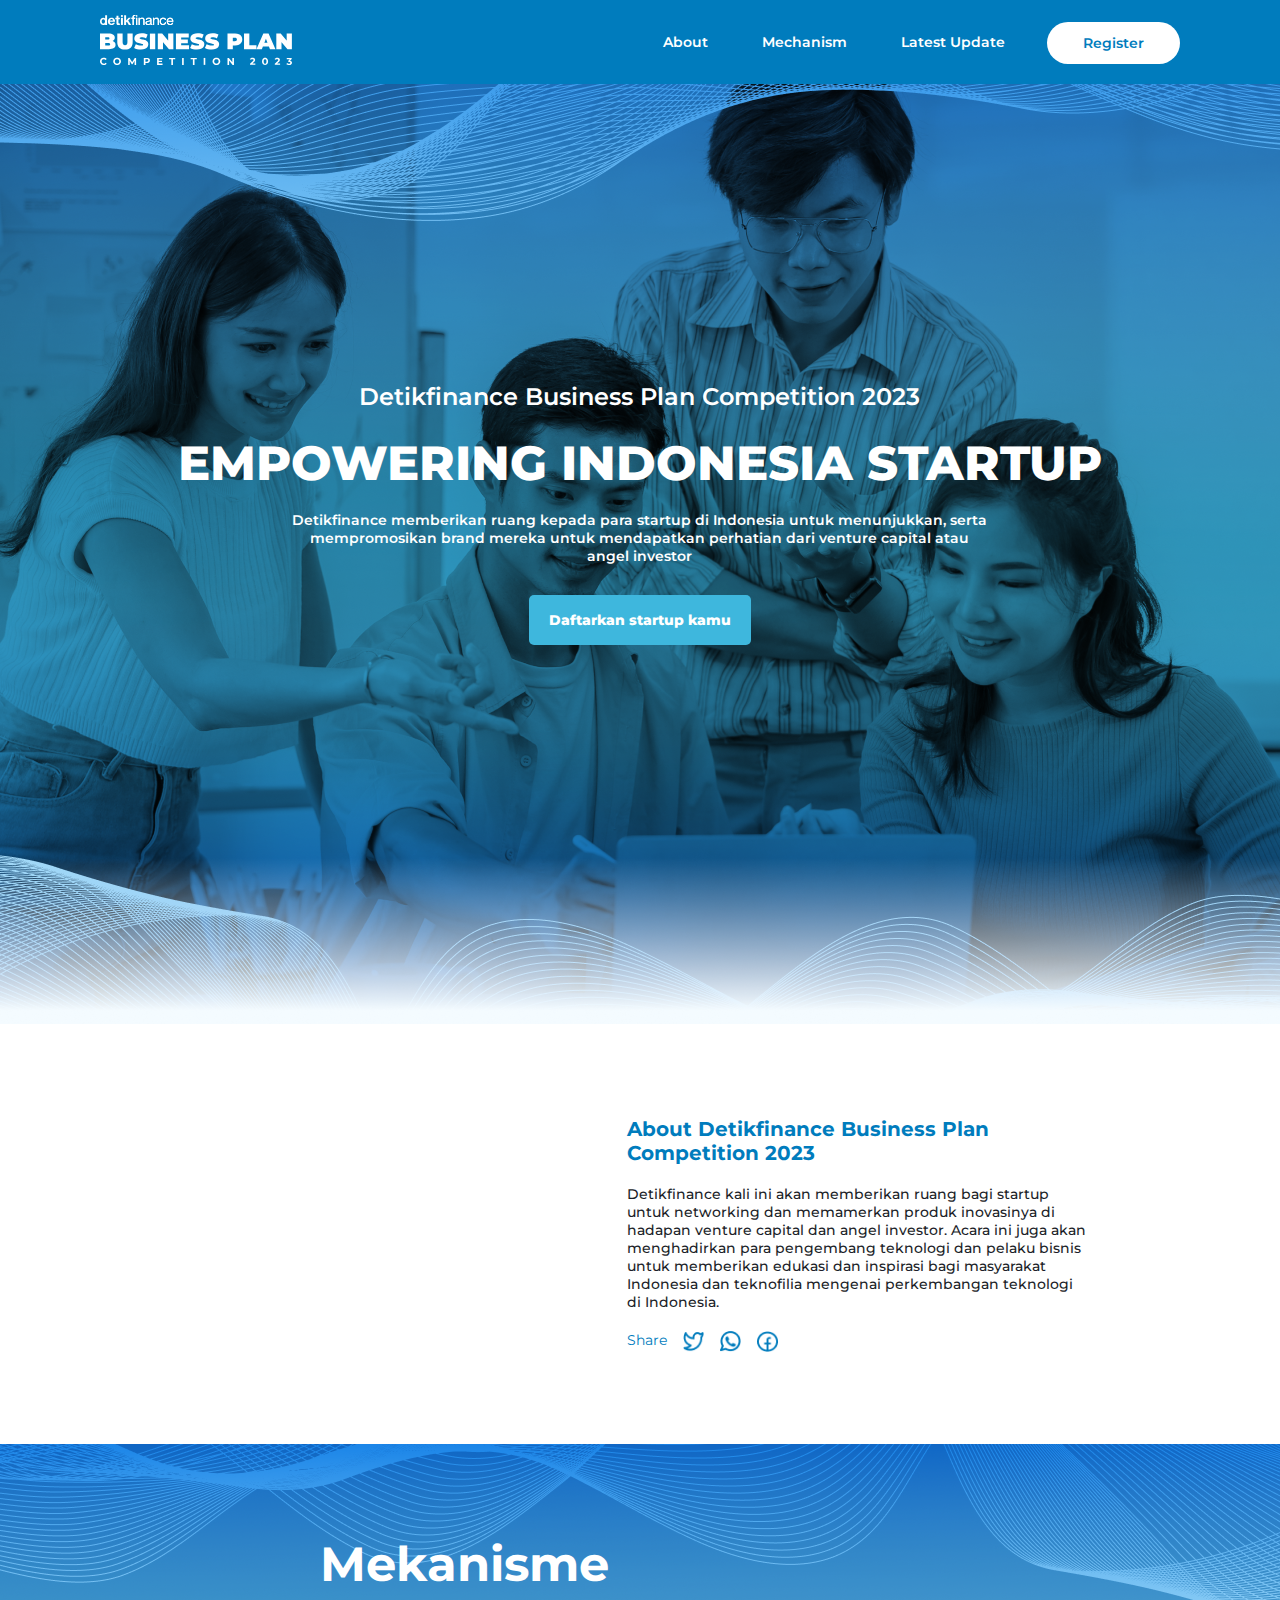
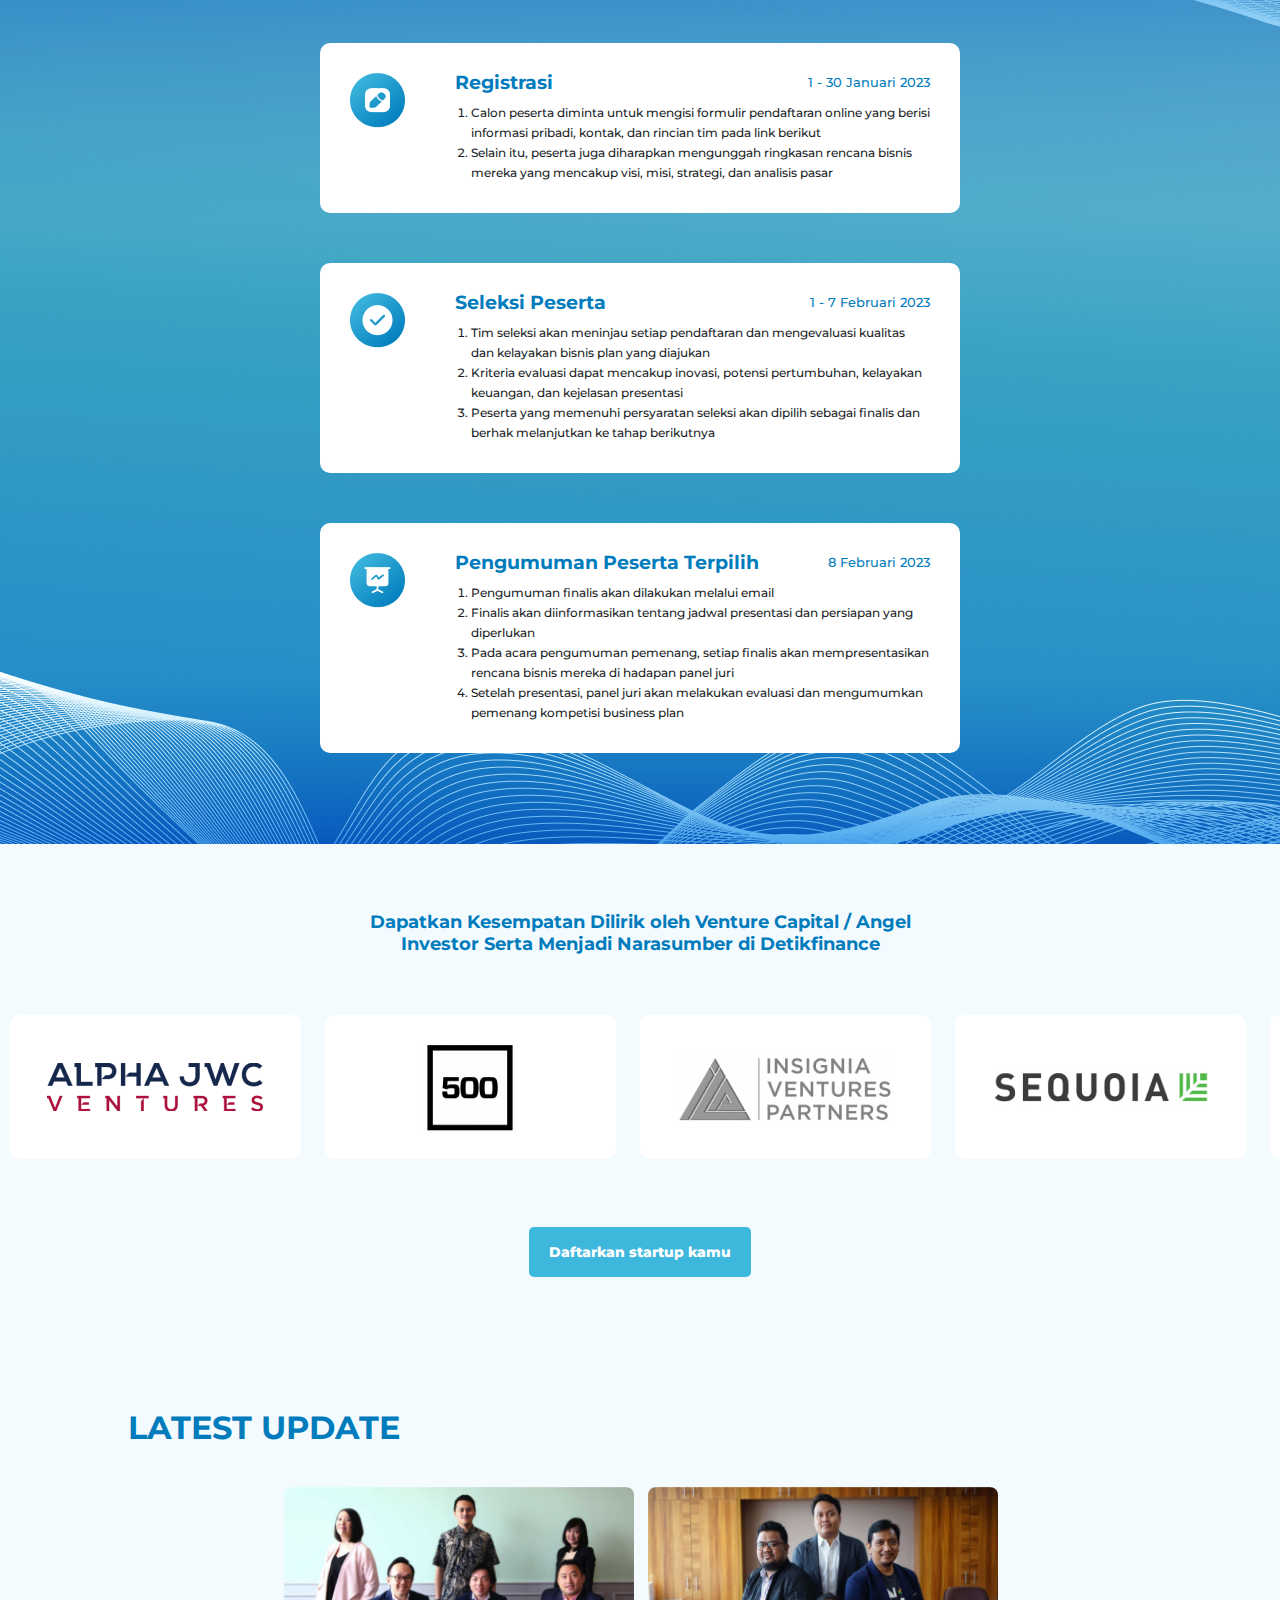
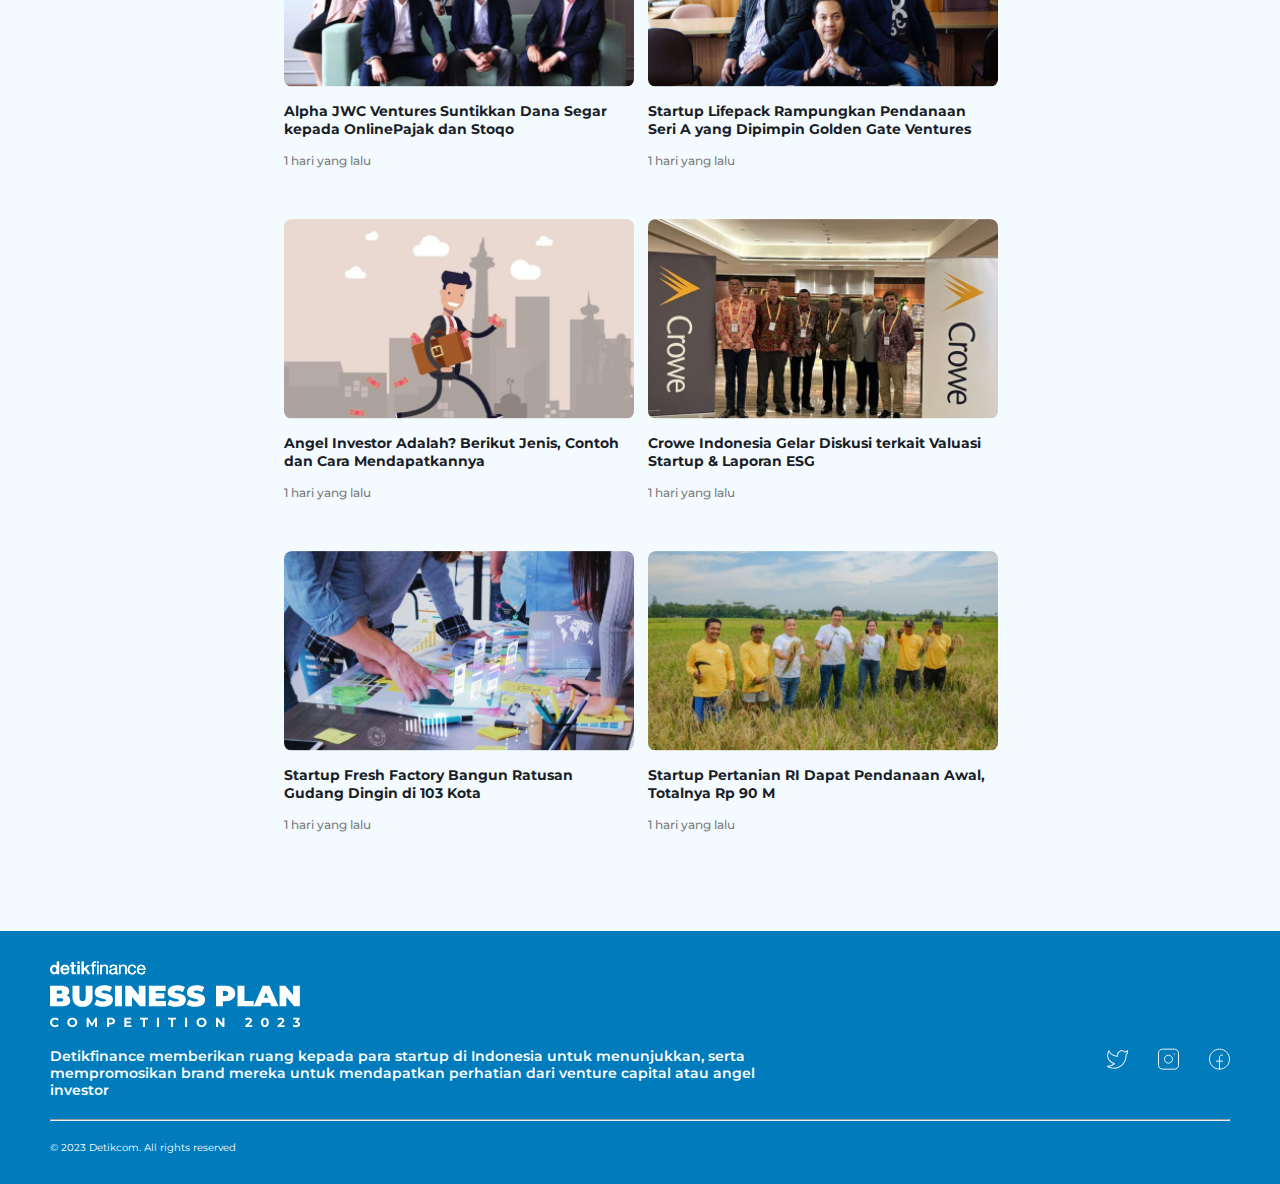
<file: index.html>
<!DOCTYPE html>
<html lang="en">
  <head>
    <meta charset="UTF-8" />
    <meta name="viewport" content="width=device-width, initial-scale=1.0" />
    <title>Document</title>
    <link rel="stylesheet" href="./style.css" />
  </head>
  <body>
    <nav>
      <a href="./"
        ><img
          src="./Picture/navbar/Navbar Brand.svg"
          class="navbarBrand"
          alt=""
      /></a>
      <ul class="nav-menu">
        <li class="nav-item"><a href="#about">About</a></li>
        <li class="nav-item"><a href="#mechanism">Mechanism</a></li>
        <li class="nav-item"><a href="#aggregator">Latest Update</a></li>
        <li id="nav-item-register">
          <a href="./register.html" id="nav-item-register-btn">Register</a>
        </li>
      </ul>
      <div class="hamburger">
        <span class="bar"></span>
        <span class="bar"></span>
        <span class="bar"></span>
      </div>
    </nav>
    <section class="Hero" id="Hero">
      <div class="headline">
        <div class="headline-text">
          <h4>Detikfinance Business Plan Competition 2023</h4>
          <h1>EMPOWERING INDONESIA STARTUP</h1>
          <p>
            Detikfinance memberikan ruang kepada para startup di Indonesia untuk
            menunjukkan, serta mempromosikan brand mereka untuk mendapatkan
            perhatian dari venture capital atau angel investor
          </p>
          <button class="register-button">Daftarkan startup kamu</button>
        </div>
      </div>
    </section>
    <section class="about" id="about">
      <div class="about-video">
        <div style="overflow: hidden; position: relative">
          <iframe
            frameborder="0"
            scrolling="no"
            marginheight="0"
            marginwidth="0"
            width="400"
            height="220"
            type="text/html"
            src="https://www.youtube.com/embed/zZNEvBvOHII?autoplay=0&fs=0&iv_load_policy=3&showinfo=0&rel=0&cc_load_policy=0&start=0&end=0"
          ></iframe>
          <div
            style="
              position: absolute;
              bottom: 10px;
              left: 0;
              right: 0;
              margin-left: auto;
              margin-right: auto;
              color: #000;
              text-align: center;
            "
          >
            <div
              style="
                overflow: auto;
                position: absolute;
                height: 0pt;
                width: 0pt;
              "
            >
              Generated by
              <a href="https://www.embedista.com/embed-youtube-video"
                >Embed Youtube Video</a
              >
              online
            </div>
            <script
              type="text/javascript"
              src="https://www.embedista.com/j/ytvideo.js"
            ></script>
          </div>
          <style>
            .newst {
              position: relative;
              text-align: right;
              height: 420px;
              width: 520px;
            }
            #gmap_canvas img {
              max-width: none !important;
              background: none !important;
            }
          </style>
        </div>
        <br />
      </div>
      <div class="about-content">
        <h4>About Detikfinance Business Plan Competition 2023</h4>
        <p>
          Detikfinance kali ini akan memberikan ruang bagi startup untuk
          networking dan memamerkan produk inovasinya di hadapan venture capital
          dan angel investor. Acara ini juga akan menghadirkan para pengembang
          teknologi dan pelaku bisnis untuk memberikan edukasi dan inspirasi
          bagi masyarakat Indonesia dan teknofilia mengenai perkembangan
          teknologi di Indonesia.
        </p>
        <div class="about-media">
          <a href="">Share</a>
          <img src="./Picture/about/twitter.png" alt="" />
          <img src="./Picture/about/whatsapp.png" alt="" />
          <img src="./Picture/about/facebook.png" alt="" />
        </div>
      </div>
    </section>
    <section class="mechanism" id="mechanism">
      <div class="mechanism-body">
        <h1>Mekanisme</h1>
        <div class="mechanism-card">
          <img src="./Picture/mechanism/Card Icon.png" alt="" />
          <div class="mechanism-content">
            <div class="mechanism-header">
              <h4>Registrasi</h4>
              <h6>1 - 30 Januari 2023</h6>
            </div>
            <ol>
              <li>
                Calon peserta diminta untuk mengisi formulir pendaftaran online
                yang berisi informasi pribadi, kontak, dan rincian tim pada link
                berikut
              </li>
              <li>
                Selain itu, peserta juga diharapkan mengunggah ringkasan rencana
                bisnis mereka yang mencakup visi, misi, strategi, dan analisis
                pasar
              </li>
            </ol>
          </div>
        </div>
        <div class="mechanism-card">
          <img src="./Picture/mechanism/Card Icon-1.png" alt="" />
          <div class="mechanism-content">
            <div class="mechanism-header">
              <h4>Seleksi Peserta</h4>
              <h6>1 - 7 Februari 2023</h6>
            </div>
            <ol>
              <li>
                Tim seleksi akan meninjau setiap pendaftaran dan mengevaluasi
                kualitas dan kelayakan bisnis plan yang diajukan
              </li>
              <li>
                Kriteria evaluasi dapat mencakup inovasi, potensi pertumbuhan,
                kelayakan keuangan, dan kejelasan presentasi
              </li>
              <li>
                Peserta yang memenuhi persyaratan seleksi akan dipilih sebagai
                finalis dan berhak melanjutkan ke tahap berikutnya
              </li>
            </ol>
          </div>
        </div>
        <div class="mechanism-card">
          <img src="./Picture/mechanism/Card Icon-2.png" alt="" />
          <div class="mechanism-content">
            <div class="mechanism-header">
              <h4>Pengumuman Peserta Terpilih</h4>
              <h6>8 Februari 2023</h6>
            </div>
            <ol>
              <li>Pengumuman finalis akan dilakukan melalui email</li>
              <li>
                Finalis akan diinformasikan tentang jadwal presentasi dan
                persiapan yang diperlukan
              </li>
              <li>
                Pada acara pengumuman pemenang, setiap finalis akan
                mempresentasikan rencana bisnis mereka di hadapan panel juri
              </li>
              <li>
                Setelah presentasi, panel juri akan melakukan evaluasi dan
                mengumumkan pemenang kompetisi business plan
              </li>
            </ol>
          </div>
        </div>
      </div>
    </section>
    <section class="runningLogo" id="runningLogo">
      <h5 class="runningLogoHeader">
        Dapatkan Kesempatan Dilirik oleh Venture Capital / Angel Investor Serta
        Menjadi Narasumber di Detikfinance
      </h5>
      <div class="runningLogoImg">
        <div class="logo-slide">
          <img src="./Picture/runningLogo/Frame 12328.png" alt="" />
          <img src="./Picture/runningLogo/Frame 12329.png" alt="" />
          <img src="./Picture/runningLogo/Frame 12330.png" alt="" />
          <img src="./Picture/runningLogo/Frame 12331.png" alt="" />
          <img src="./Picture/runningLogo/Frame 12332.png" alt="" />
          <img src="./Picture/runningLogo/Frame 12333.png" alt="" />
          <img src="./Picture/runningLogo/Frame 12334.png" alt="" />
          <img src="./Picture/runningLogo/Frame 12335.png" alt="" />
        </div>
        <div class="logo-slide">
          <img src="./Picture/runningLogo/Frame 12328.png" alt="" />
          <img src="./Picture/runningLogo/Frame 12329.png" alt="" />
          <img src="./Picture/runningLogo/Frame 12330.png" alt="" />
          <img src="./Picture/runningLogo/Frame 12331.png" alt="" />
          <img src="./Picture/runningLogo/Frame 12332.png" alt="" />
          <img src="./Picture/runningLogo/Frame 12333.png" alt="" />
          <img src="./Picture/runningLogo/Frame 12334.png" alt="" />
          <img src="./Picture/runningLogo/Frame 12335.png" alt="" />
        </div>
      </div>
      <button class="register-button">Daftarkan startup kamu</button>
    </section>
    <section class="aggregator" id="aggregator">
      <div class="aggregator-content">
        <h2>LATEST UPDATE</h2>
        <div class="aggregator-card-list"></div>
      </div>
    </section>
    <footer>
      <img src="./Picture/footer/footerLogo.svg" alt="" />
      <div class="brand-media">
        <p>
          Detikfinance memberikan ruang kepada para startup di Indonesia untuk
          menunjukkan, serta mempromosikan brand mereka untuk mendapatkan
          perhatian dari venture capital atau angel investor
        </p>
        <div class="sosmed-logo">
          <a href="https://twitter.com/detikfinance"
            ><img src="./Picture/footer/twitter.svg" alt=""
          /></a>
          <a href="https://www.instagram.com/detikfinanceofficial/?hl=en"
            ><img src="./Picture/footer/instagram.svg" alt=""
          /></a>
          <a href="https://www.facebook.com/search/top?q=detikfinance"
            ><img src="./Picture/footer/facebook.svg" alt=""
          /></a>
        </div>
      </div>
      <hr />
      <span>© 2023 Detikcom. All rights reserved</span>
    </footer>
    <script src="./js/script.js"></script>
  </body>
</html>
</file>
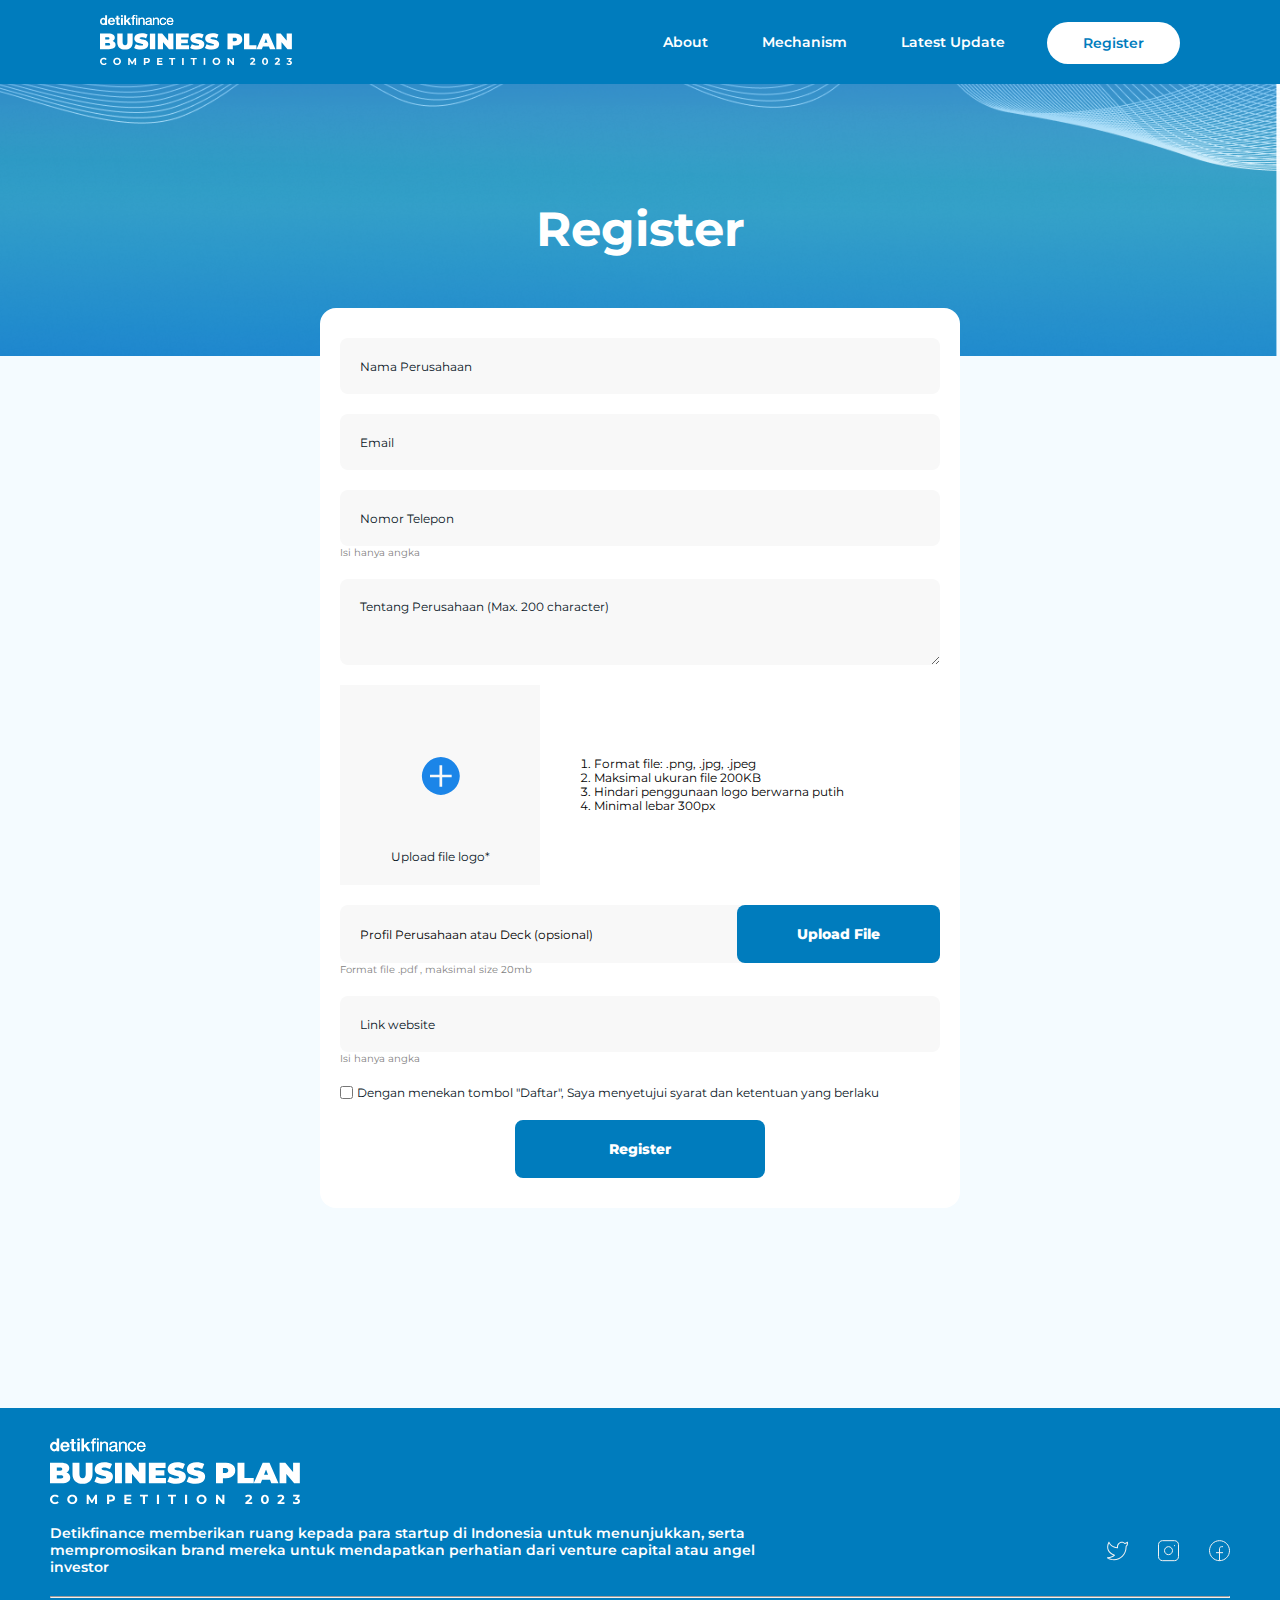
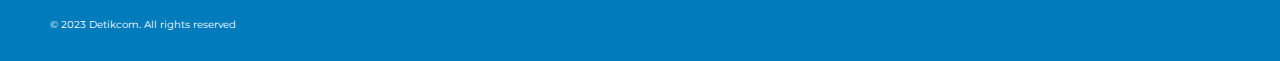
<file: register.html>
<!DOCTYPE html>
<html lang="en">
  <head>
    <meta charset="UTF-8" />
    <meta name="viewport" content="width=device-width, initial-scale=1.0" />
    <title>Document</title>
    <link rel="stylesheet" href="./style.css" />
  </head>
  <body>
    <nav>
      <a href="./"
        ><img
          src="./Picture/navbar/Navbar Brand.svg"
          class="navbarBrand"
          alt=""
      /></a>
      <ul class="nav-menu">
        <li class="nav-item"><a href="index.html#about">About</a></li>
        <li class="nav-item"><a href="index.html#mechanism">Mechanism</a></li>
        <li class="nav-item">
          <a href="index.html#aggregator">Latest Update</a>
        </li>
        <li id="nav-item-register"><a href="./register.html">Register</a></li>
      </ul>
      <div class="hamburger">
        <span class="bar"></span>
        <span class="bar"></span>
        <span class="bar"></span>
      </div>
    </nav>
    <section class="register">
      <h1>Register</h1>
      <form action="" id="register-form">
        <input type="text" name="name" placeholder="Nama Perusahaan" value="" />
        <input type="text" name="email" placeholder="Email" value="" />
        <div class="input-with-note">
          <input type="number" placeholder="Nomor Telepon" value="" />
          <p class="side-note">Isi hanya angka</p>
        </div>
        <textarea
          name=""
          id=""
          cols="30"
          rows="10"
          placeholder="Tentang Perusahaan (Max. 200 character)"
        ></textarea>
        <div class="logo-input">
          <div id="logo-input-container">
            <input type="file" accept="image/*" hidden id="input-file-logo" />
            <button>
              <img src="./Picture/register/inputLogoButton.svg" alt="" />
            </button>
            <label for="input-file-logo">Upload file logo*</label>
          </div>
          <ol class="logo-instruction">
            <li>Format file: .png, .jpg, .jpeg</li>
            <li>Maksimal ukuran file 200KB</li>
            <li>Hindari penggunaan logo berwarna putih</li>
            <li>Minimal lebar 300px</li>
          </ol>
        </div>
        <div class="input-with-note">
          <div class="company-profile-input">
            <input
              type="file"
              placeholder="Profil Perusahaan atau Deck (opsional)"
              id="company-profile-input"
              hidden
            />
            <label for="company-profile-input"
              >Profil Perusahaan atau Deck (opsional)</label
            >
            <button id="upload-company-profile-btn">Upload File</button>
          </div>
          <p class="side-note">Format file .pdf , maksimal size 20mb</p>
        </div>
        <div class="input-with-note">
          <input type="text" name="" id="" placeholder="Link website" />
          <p class="side-note">Isi hanya angka</p>
        </div>
        <label class="container">
          <input type="checkbox" />
          <span class="checkmark"></span>
          Dengan menekan tombol "Daftar", Saya menyetujui syarat dan ketentuan
          yang berlaku
        </label>
        <button id="submit-register">Register</button>
      </form>
    </section>
    <footer>
      <img src="./Picture/footer/footerLogo.svg" alt="" />
      <div class="brand-media">
        <p>
          Detikfinance memberikan ruang kepada para startup di Indonesia untuk
          menunjukkan, serta mempromosikan brand mereka untuk mendapatkan
          perhatian dari venture capital atau angel investor
        </p>
        <div class="sosmed-logo">
          <img src="./Picture/footer/twitter.svg" alt="" />
          <img src="./Picture/footer/instagram.svg" alt="" />
          <img src="./Picture/footer/facebook.svg" alt="" />
        </div>
      </div>
      <hr />
      <span>© 2023 Detikcom. All rights reserved</span>
    </footer>
    <script src="./js/script.js"></script>
    <script src="./js/register.js"></script>
  </body>
</html>
</file>
<file: style.css>
@import url("https://fonts.googleapis.com/css2?family=Montserrat:wght@100;200;300;400;500;600;700;800;900&display=swap");

* {
  padding: 0;
  margin: 0;
  font-family: "Montserrat", sans-serif;
  color: white;
  box-sizing: border-box;
}

nav {
  box-sizing: border-box;
  width: 100vw;
  position: fixed;
  top: 0;
  background-color: #007cbd;
  padding: 15px 100px;
  display: flex;
  justify-content: space-between;
  align-items: center;
  z-index: 9999;
}

nav img {
  align-self: center;
}

.nav-menu {
  display: flex;
  gap: 30px;
  list-style: none;
}

.nav-item {
  font-weight: 600;
  font-size: 14px;
}

.nav-item a {
  text-decoration: none;
  padding: 0.75rem;
}

#nav-item-register a {
  background-color: white;
  color: #007cbd;

  padding: 0.75rem 2.25rem;
  border-radius: 100px;

  font-weight: 600;
  font-size: 14px;
  text-decoration: none;

  transition: background-color 0.3s ease, border 0.3s ease, color 0.3s ease;
}

#nav-item-register a:hover {
  background-color: #007cbd;
  border: solid white 2px;
  color: white;
}

.Hero {
  top: 0;
  height: 1024px;
  background-image: url("./Picture/hero/heroBackground.png");
  background-repeat: no-repeat;
  background-size: cover;
  background-position: center center;

  display: flex;
  justify-content: center;
  align-items: center;
}

.Hero h4 {
  font-size: 24px;
  font-weight: 600;
  line-height: 36px;
}

.Hero h1 {
  font-size: 48px;
  font-weight: 800;
  line-height: 36px;
}

.Hero p {
  font-size: 14px;
  font-weight: 600;
  width: 75%;
}

.headline {
  text-align: center;
  max-width: 73%;
}

.headline-text {
  display: flex;
  align-items: center;
  flex-direction: column;
  gap: 30px;
}

button {
  background-color: #3eb7dd;
  font-size: 14px;
  font-weight: 800;
  padding: 16px 20px 16px 20px;
  border-radius: 5px;
  border: none;
  transition: all 0.3s ease;
}

button:hover {
  background-color: #007cbd;
}

.about {
  height: 420px;
  padding: 4rem 12rem;
  display: flex;
  justify-content: center;
  align-items: center;
  background-color: white;
  gap: 35px;
}

.about-content {
  display: flex;
  flex-direction: column;
  gap: 20px;
}
.about-content h4 {
  color: #007cbd;
  font-size: 20px;
  font-weight: 700;
}
.about-content p {
  color: #1b1e28;
  font-weight: 500;
  font-size: 14px;
}

.about-media {
  display: flex;
  gap: 16px;
}

.about-media a {
  display: flex;
  color: #007cbd;
  text-decoration: none;
  font-size: 14px;
  font-weight: 400;
}

.about-media img {
  width: 21px;
  height: 21px;
}

.mechanism {
  box-sizing: border-box;
  width: 100%;
  height: 1000px;
  background-image: url("./Picture/mechanism/mechanismBackground.png");
  background-repeat: no-repeat;
  background-size: cover;
  background-position: center center;

  display: flex;
  flex-direction: column;
  justify-content: center;
  align-items: center;
}

.mechanism-body {
  max-width: 50%;
  display: flex;
  flex-direction: column;
  gap: 50px;
}

.mechanism h1 {
  font-size: 48px;
  font-weight: 700;
}

.mechanism li {
  color: #1b1e28;
}

.mechanism h4,
h6 {
  color: #007cbd;
}

.mechanism-card {
  background-color: white;
  display: flex;
  align-items: flex-start;
  padding: 30px;
  border-radius: 10px;
  gap: 50px;
  transition: box-shadow 0.2s ease-out, transform 0.2s ease-out;
}

.mechanism-card:hover {
  box-shadow: 0 5px 10px white;
  transform: translate(0px, -5px);
}

.mechanism-card img {
  align-self: start;
}

.mechanism-card ol {
  list-style-position: outside;
  padding-left: 1rem;
}

.mechanism-content {
  display: flex;
  flex-direction: column;
  gap: 10px;
}

.mechanism-header {
  display: flex;
  align-items: center;
  justify-content: space-between;
}

.mechanism-header {
  font-size: 19px;
}

.mechanism-header h4 {
  font-weight: 700;
}

.mechanism-header h6 {
  font-weight: 500;
}

.mechanism-content {
  font-size: 12px;
  font-weight: 500;
  line-height: 20px;
}

.runningLogo {
  overflow: hidden;
  height: 500px;
  display: flex;
  flex-direction: column;
  justify-content: center;
  align-items: center;
  gap: 50px;
  background-color: #f4fbff;
}

.runningLogo h5 {
  color: #007cbd;
  font-size: 18px;
  font-weight: 700;
  max-width: 45%;
  text-align: center;
}

.runningLogoImg {
  align-self: flex-start;
  overflow: hidden;
  gap: 20px;
  position: relative;
  white-space: nowrap;
}

.runningLogoImg:hover .logo-slide {
  animation-play-state: paused;
}

.logo-slide {
  display: inline-block;
  animation: 10s slide infinite linear;
  overflow: hidden;
}

.logo-slide img {
  margin: 10px;
}

@keyframes slide {
  from {
    transform: translateX(0);
  }
  to {
    transform: translateX(-100%);
  }
}

.aggregator {
  background-color: #f4fbff;
  display: flex;
  justify-content: center;
  align-items: center;
  padding: 4rem 10%;
}

.aggregator-content {
  /* max-width: 80%; */
  display: flex;
  flex-direction: column;
  gap: 40px;
}

.aggregator-content h2 {
  color: #007cbd;
  font-size: 32px;
  font-weight: 700;
}

.aggregator-card-list {
  display: flex;
  justify-content: center;
  align-items: center;
  flex-wrap: wrap;
  gap: 1rem;
}

.aggregator-card {
  display: flex;
  flex-direction: column;
  max-width: 348px;
  gap: 15px;
  margin-bottom: 35px;
}

.aggregator-card-image {
  width: 350px;
  height: 200px;
}

.aggregator-card-image {
  background-size: 101%;
  background-position: center;
  transition: background-size 0.3s ease;
  border-radius: 8px;
}

.aggregator-card:hover .aggregator-card-image {
  background-size: 110%;
}
.aggregator-card:hover h5 {
  color: #007cbd;
}

.aggregator-card > h5 {
  color: #1b1e28;
  font-size: 14px;
  font-weight: 700;
  transition: all 0.3s ease;
}

.aggregator-card > span {
  color: #7a7b7e;
  font-size: 12px;
  font-weight: 500;
}

footer {
  background-color: #007cbd;
  padding: 30px 50px;
  display: flex;
  flex-direction: column;
  gap: 20px;
}

footer img {
  width: 250px;
}

.brand-media {
  display: flex;
  justify-content: space-between;
}

.brand-media p {
  max-width: 60%;
  font-size: 14px;
  font-weight: 600;
  line-height: 17px;
}

.sosmed-logo img {
  width: 21px;
}

.sosmed-logo {
  display: flex;
  justify-content: end;
  gap: 30px;
}

footer span {
  font-size: 10px;
  font-weight: 400;
}

.register {
  background-image: url("./Picture/register/registerHeader.png");
  background-color: #f4fbff;
  background-size: 100%;
  background-position: top;
  background-repeat: no-repeat;

  display: flex;
  flex-direction: column;
  justify-content: center;
  align-items: center;

  padding: 200px;
  gap: 50px;
}

.register h1 {
  font-size: 48px;
  font-weight: 700;
}

#register-form {
  background-color: white;
  display: flex;
  flex-direction: column;
  height: 900px;
  width: 640px;
  gap: 20px;
  padding: 30px 20px;
  border-radius: 16px;
}

form input,
textarea {
  width: 100%;
  padding: 20px;
  background-color: #f8f8f8;
  border: none;
  border-radius: 8px;
  color: black;
}
form input::placeholder,
textarea::placeholder,
label {
  color: #071424;
  font-size: 12px;
  font-weight: 400;
}

form .container {
  display: flex;
  align-items: center;
  gap: 2px;
}
form .container input {
  width: auto;
}

.side-note {
  font-size: 10px;
  font-weight: 400;
  color: #828282;
}

/* Hide the default checkbox */
.container input[type="checkbox"] {
  border: #c4c4c4;
}

#input-file-logo {
  width: 200px;
  height: 200px;
}

#logo-input-container {
  width: 200px;
  height: 200px;
  background-color: #f8f8f8;
  display: flex;
  justify-content: center;
  align-items: center;
  flex-direction: column;
  transition: background-color 0.3s ease;
  cursor: pointer;
}
#logo-input-container button {
  all: initial;
}

#logo-input-container label {
  position: relative;
  top: 25%;
}

#logo-input-container:hover {
  background-color: aliceblue;
}

#logo-input-container img,
label {
  transition: transform 0.3s ease;
}

#logo-input-container:hover img {
  transform: scale(1.3);
  color: #007cbd;
}

.logo-input {
  display: flex;
  list-style-position: inside;
  align-items: center;
  gap: 40px;
}
.logo-instruction li {
  color: black;
  font-size: 12px;
  font-weight: 400;
  line-height: 14px;
  word-wrap: break-word;
}

.company-profile-input {
  display: flex;
  justify-content: space-between;
  align-items: center;
  background-color: #f8f8f8;
  padding-left: 20px;
  border-radius: 8px;
  cursor: pointer;
}
.company-profile-input label {
  color: black;
  font-size: 12px;
  font-weight: 400;
}
.register button {
  background-color: #007cbd;
  padding: 20px 60px;
  border-radius: 8px;
  transition: background-color 0.3s ease;
  cursor: pointer;
}
.register button:hover {
  background-color: #3eb7dd;
}

#submit-register {
  width: 250px;
  align-self: center;
}

.hamburger {
  display: none;
  cursor: pointer;
}

.bar {
  display: block;
  width: 25px;
  height: 3px;
  margin: 5px auto;
  -webkit-transition: all 0.3s ease-in-out;
  transition: all 0.3s ease-in-out;
  background-color: white;
}

@media screen and (max-width: 1200px) {
  .about {
    padding: 4rem;
  }

  .mechanism {
    height: fit-content;
    padding: 6rem 1rem;
  }

  .mechanism-body {
    max-width: none;
    gap: 30px;
  }

  .mechanism-card {
    flex-direction: column;
    gap: 30px;
  }

  .mechanism-header {
    flex-direction: column;
    align-items: flex-start;
    gap: 10px;
  }

  .aggregator {
    padding: 6rem 5rem;
  }

  .aggregator-content {
    align-items: center;
  }

  .register {
    padding: 10rem;
    background-position: top 7% center;
  }
}

@media screen and (max-width: 900px) {
  nav {
    padding: 20px;
  }
  nav ul {
    position: fixed;
    left: -100%;
    top: 70px;
    flex-direction: column;
    background-color: #007cbd;
    width: 100%;
    text-align: center;
    transition: 0.3s;
    color: white;
  }
  nav li {
    margin: 16px 0;
  }

  nav ul.active {
    left: 0;
    top: 70px;
  }
  .nav-menu {
    gap: 0;
  }

  .hamburger {
    display: block;
  }

  .hamburger.active .bar:nth-child(2) {
    opacity: 0;
  }

  .hamburger.active .bar:nth-child(1) {
    transform: translate(0, 8px) rotate(45deg);
  }
  .hamburger.active .bar:nth-child(3) {
    transform: translate(0, -8px) rotate(-45deg);
  }

  .Hero {
    height: fit-content;
    padding: 15rem 3rem;
  }

  .Hero h4 {
    font-size: 24px;
    line-height: 2rem;
  }
  .Hero h1 {
    font-size: 36px;
  }
  .Hero p {
    font-size: 12px;
    width: fit-content;
  }

  .Hero .headline {
    max-width: none;
    text-align: start;
  }
  .Hero .headline-text {
    align-items: start;
  }

  .about {
    flex-direction: column;
    height: fit-content;
    padding: 6rem 1rem;
  }

  .mechanism h1 {
    font-size: 36px;
    font-weight: 700;
  }

  .runningLogo {
    padding: 6rem 1rem;
    height: fit-content;
  }

  .runningLogo h5 {
    max-width: none;
  }

  .aggregator {
    padding: 6rem 1rem;
  }

  .aggregator-content {
    align-items: center;
  }

  .aggregator h2 {
    font-size: 24px;
  }

  .aggregator-card {
    max-width: 300px;
  }
  .aggregator-card-image {
    width: 300px;
    height: 170px;
  }

  footer {
    padding: 4rem 2.5rem;
  }

  .brand-media {
    flex-direction: column;
    gap: 1.5rem;
  }
  .sosmed-logo {
    justify-content: flex-start;
  }

  .brand-media p {
    max-width: none;
    font-size: 12px;
  }

  footer img {
    width: 12rem;
  }

  .register {
    padding: 10rem 1rem;
    padding-bottom: 5rem;
    background-position: top 5% center;
    background-size: 200%;
  }

  #register-form {
    background-color: white;
    display: flex;
    flex-direction: column;
    height: fit-content;
    width: 100%;
    gap: 20px;
    padding: 30px 20px;
    border-radius: 16px;
  }
}

@media screen and (max-width: 600px) {
  .register {
    gap: 1.5rem;
  }
  .register h1 {
    font-size: 36px;
  }

  .logo-input {
    flex-direction: column;
    align-items: flex-start;
    gap: 2rem;
  }
  #logo-input-container {
    width: 100%;
  }

  .company-profile-input {
    flex-direction: column;
  }

  .register button {
    width: 100%;
  }

  .company-profile-input {
    padding: 1.5rem;
    gap: 2rem;
  }
  #submit-register {
    width: 100%;
  }

  #register-form {
    gap: 1.5rem;
  }

  form input::placeholder,
  textarea::placeholder,
  label {
    font-size: 10px;
  }
}
</file>
